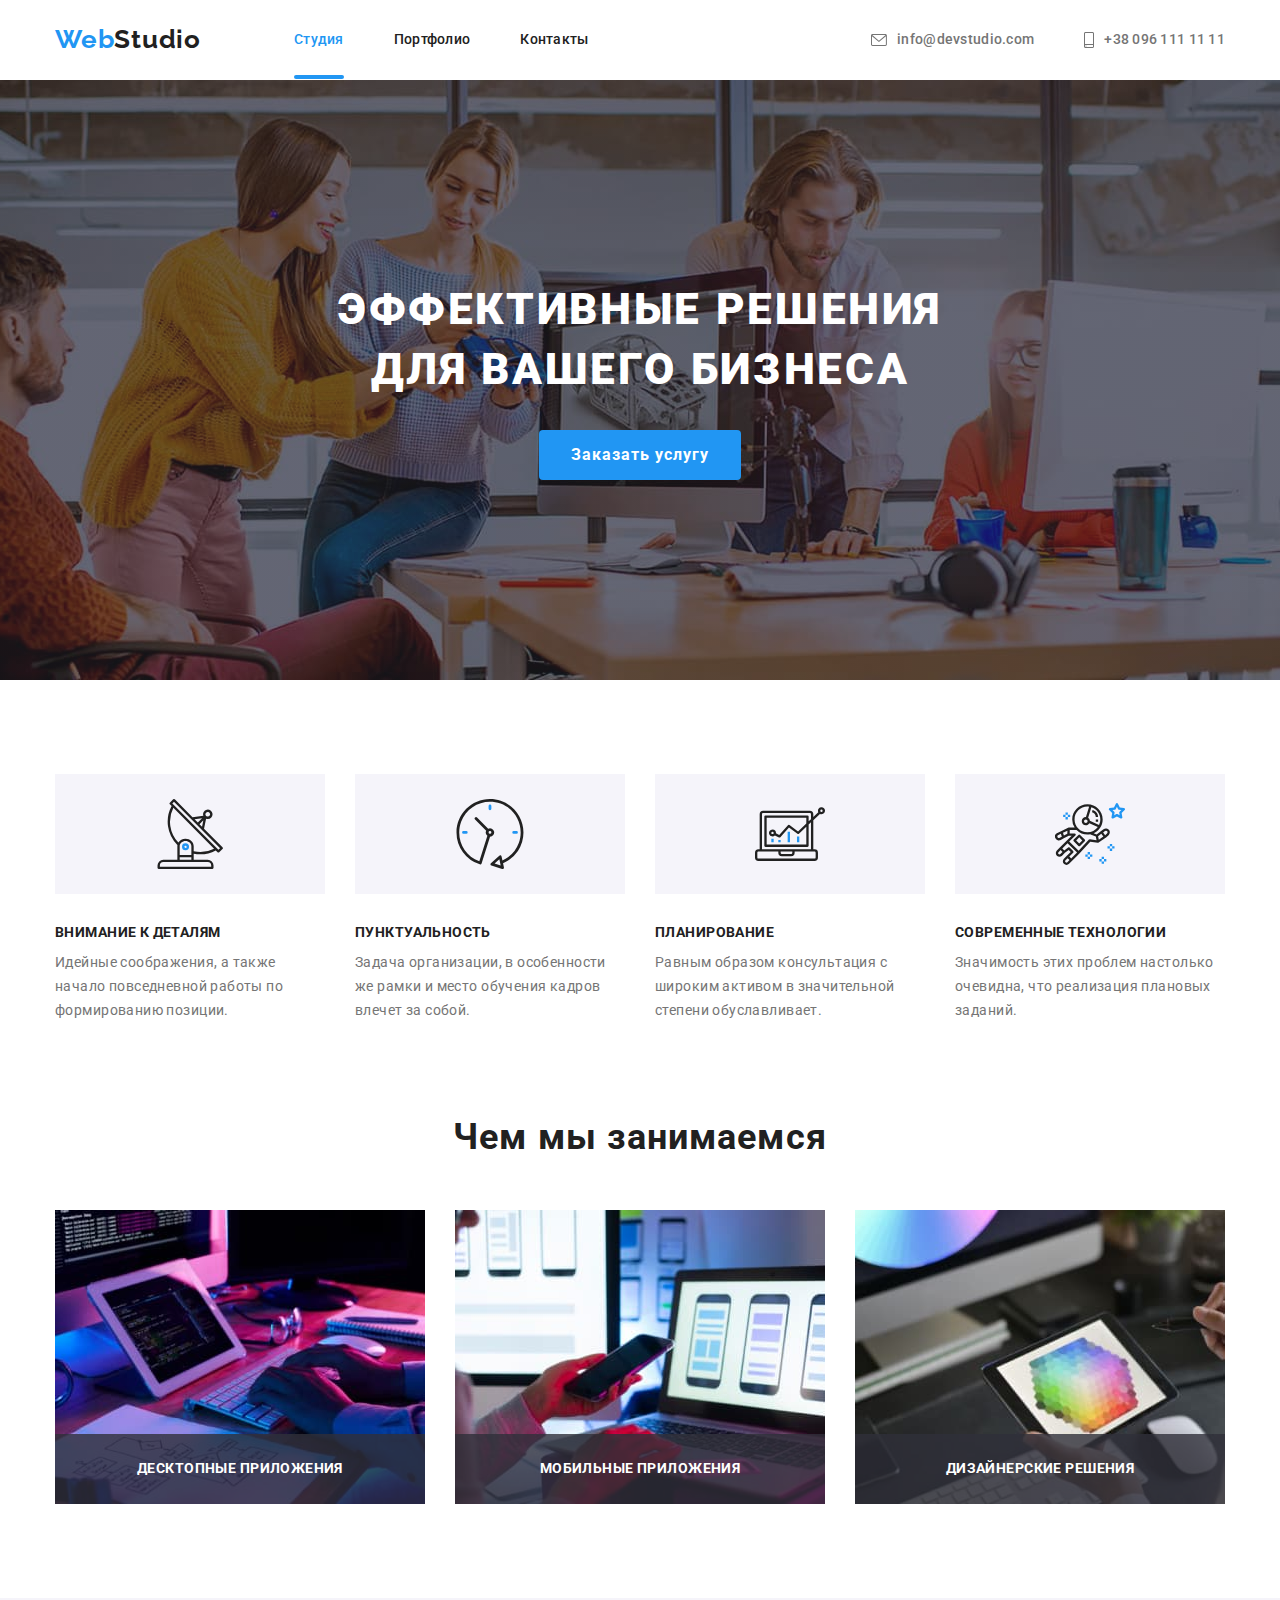
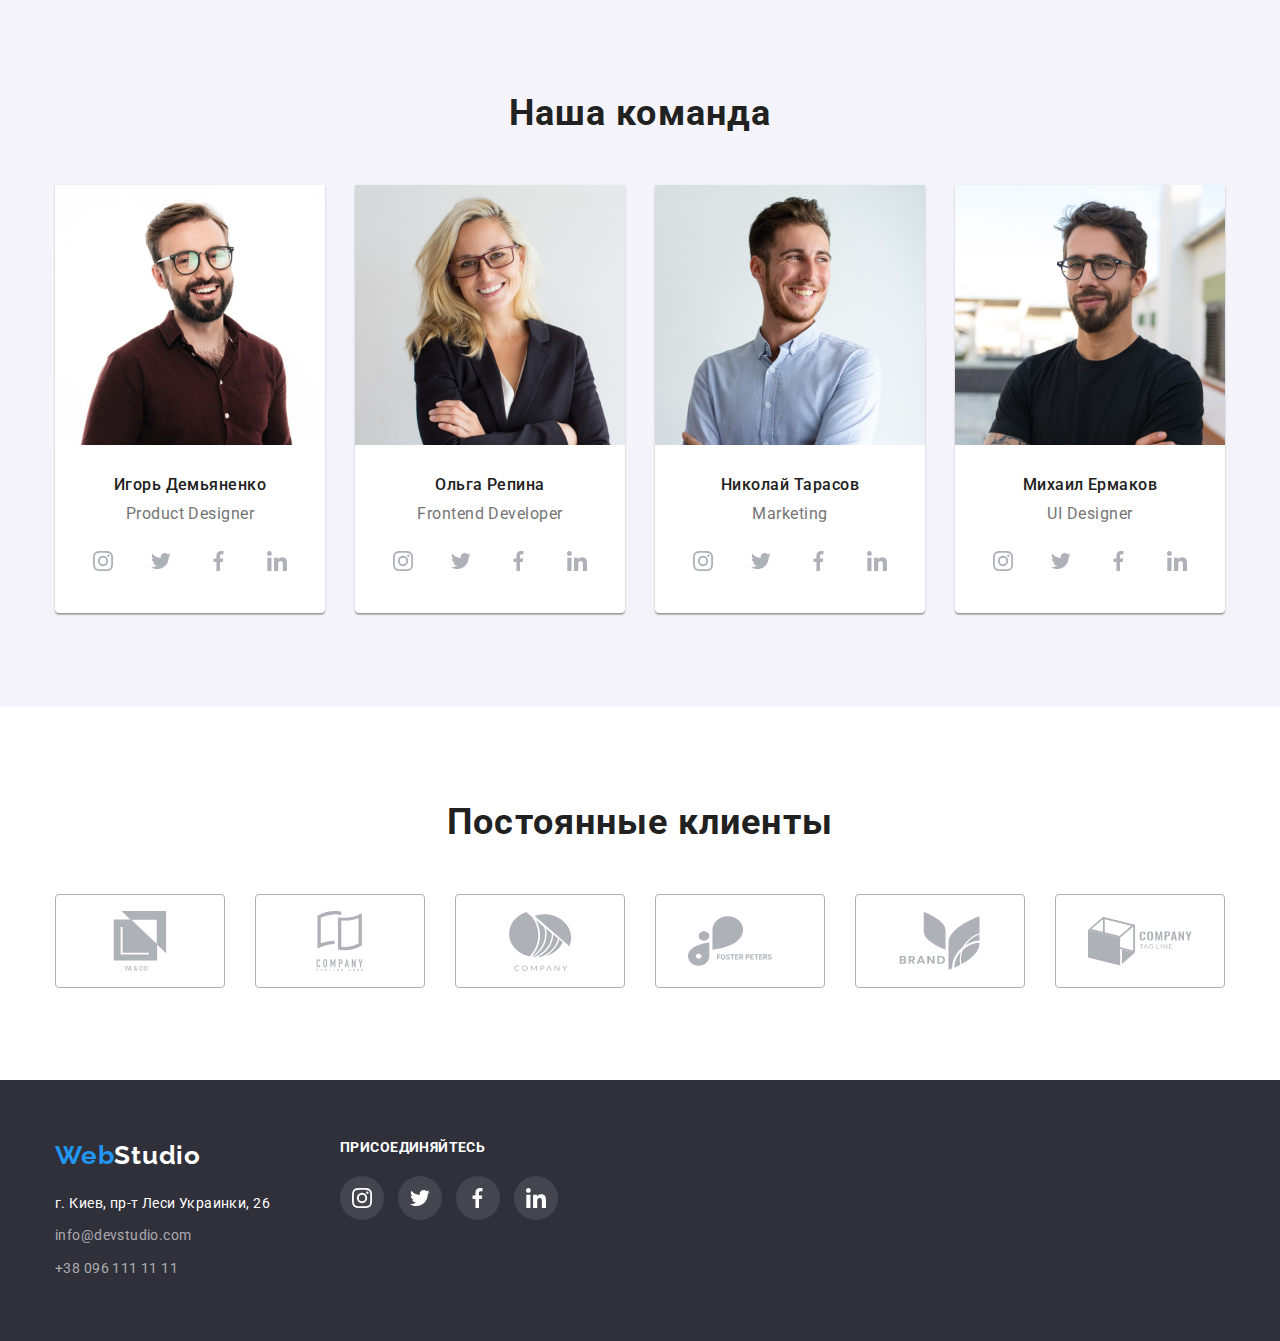
<file: index.html>
<!DOCTYPE html>
<html lang="ru">
<head>
    <meta charset="UTF-8">
    <meta http-equiv="X-UA-Compatible" content="IE=edge">
    <meta name="viewport" content="width=device-width, initial-scale=1.0">
    <title>WebStudio</title>
    <link rel="preconnect" href="https://fonts.googleapis.com">
    <link rel="preconnect" href="https://fonts.gstatic.com" crossorigin>
    <link href="https://fonts.googleapis.com/css2?family=Raleway:wght@700&family=Roboto:wght@400;500;700;900&display=swap" rel="stylesheet"/>
    <link rel="stylesheet" href="https://cdnjs.cloudflare.com/ajax/libs/modern-normalize/1.1.0/modern-normalize.min.css">
    <link rel="stylesheet" href="./css/styles.css">
</head>
<body>
<header class="header">
        <div class="conteiner page-header">
            <a href="index.html" class="logo"><span class="web">Web</span>Studio</a>
        <nav>
            <ul class="site-nav">
                <li class="item"><a href="./index.html" class="link current">Студия</a></li>
                <li class="item"><a href="./portfolio.html" class="link">Портфолио</a></li>
                <li class="item"><a href="/" class="link">Контакты</a></li>
            </ul>
        </nav>
            <ul class="contacts">
                <li class="item">                    
                    <a href="mailto:info@devstudio.com" class="contacts-link">
                        <svg class="icon-mail" width="16" height="12">
                            <use href="./images/sprite.svg#icon-mail"></use>
                        </svg>
                        info@devstudio.com
                    </a>
                </li>
                <li class="item">
                    <a href="tel:+380961111111" class ="contacts-link">
                        <svg class="icon-mail" width="10" height="16">
                            <use href="./images/sprite.svg#icon-tel"></use>
                        </svg>
                        +38 096 111 11 11
                    </a>
                </li>
            </ul>
        </div>
        
</header>

<main>
    <section class="hero">
        <h1 class="hero-title">ЭФФЕКТИВНЫЕ РЕШЕНИЯ<br> ДЛЯ ВАШЕГО БИЗНЕСА</h1>
        <button type="button" class="hero-btn" data-modal-open>Заказать услугу</button>
        <div class="backdrop is-hidden" data-modal>
            <div class="modal">
                <button type="button" class="close-btn" data-modal-close>
                    <svg class="icon-modal" width="11" height="11">
                        <use href="./images/sprite.svg#icon-close"></use>
                    </svg> 
                </button>
            </div>
        </div>
    </section>
    <section class="advantage section">
        <div class="conteiner">
        <ul class="advantage-list" >
            <li class="advantage-item">
                <div class="advant">
                    <svg class="advantage-icon" width="70" height="70">
                        <use href="./images/sprite.svg#icon-sputnik"></use>
                    </svg>
                </div>
                <h3 class="advantage-title">ВНИМАНИЕ К ДЕТАЛЯМ</h3>
                <p class="advantage-text">Идейные соображения, а также начало повседневной работы по формированию позиции.</p>
            </li>
            <li class="advantage-item">
                <div class="advant">
                    <svg class="advantage-icon" width="70" height="70">
                        <use href="./images/sprite.svg#icon-clock"></use>
                    </svg>
                </div>
                <h3 class="advantage-title">ПУНКТУАЛЬНОСТЬ</h3>
                <p class="advantage-text">Задача организации, в особенности же рамки и место обучения кадров влечет за собой.</p>
            </li>
            <li class="advantage-item">
               <div class="advant">
                    <svg class="advantage-icon" width="70" height="70">
                        <use href="./images/sprite.svg#icon-diagram"></use>
                    </svg>
               </div>
                <h3 class="advantage-title">ПЛАНИРОВАНИЕ</h3>
                <p class="advantage-text">Равным образом консультация с широким активом в значительной степени обуславливает.</p>
            </li>
            <li class="advantage-item">
                <div class="advant">
                    <svg class="advantage-icon" width="70" height="70">
                        <use href="./images/sprite.svg#icon-astronaut"></use>
                    </svg>
                </div>
                <h3 class="advantage-title">СОВРЕМЕННЫЕ ТЕХНОЛОГИИ</h3>
                <p class="advantage-text">Значимость этих проблем настолько очевидна, что реализация плановых заданий.</p>
            </li>
        </ul>
        </div>
    </section>
    <section class="job section">
        <div class="conteiner">
            <h2 class="job-title">Чем мы занимаемся</h2>
        <ul class="job-list">
            <li class="job-item">
                <img src="./images/01.jpg" alt="Разработка сайта" width="370">
                <p class="job-text">Десктопные приложения</p>
            </li>
            <li class="job-item">
                <img src="./images/02.jpg" alt="Адаптивная верстка сайта" width="370">
                <p class="job-text">Мобильные приложения</p>
            </li>
            <li class="job-item">
                <img src="./images/03.jpg" alt="Разработка дизайна" width="370">
                <p class="job-text">Дизайнерские решения</p>
            </li>
        </ul>
        </div>
    </section>
    <section class="team section">
       <div class="conteiner">
            <h2 class="team-title">Наша команда</h2>
        <ul class="team-list">
            <li class="team-item">
                <img src="./images/1.jpg" alt="Игорь Демьяненко" width="270">
                <div class="teams">
                    <h3 class="team-subtitle">Игорь Демьяненко</h3>
                    <p lang="en" class="team-text">Product Designer</p>
                    <a href="https://www.instagram.com/" class="meseng">
                        <svg class="icon-meseng" width="20" height="20">
                            <use href="./images/sprite.svg#icon-instagram"></use>
                        </svg>
                    </a>
                    <a href="https://twitter.com/" class="meseng">
                        <svg class="icon-meseng" width="20" height="20">
                            <use href="./images/sprite.svg#icon-tvitter"></use>
                        </svg>
                    </a>
                    <a href="https://facebook.com/" class="meseng">
                        <svg class="icon-meseng" width="20" height="20">
                            <use href="./images/sprite.svg#icon-facebook"></use>
                        </svg>
                    </a>
                    <a href="https://www.linkedin.com/" class="meseng">
                        <svg class="icon-meseng" width="20" height="20">
                            <use href="./images/sprite.svg#icon-linkedin"></use>
                        </svg>
                    </a>
                </div>
            </li>
            <li class="team-item">
                <img src="./images/2.jpg" alt="Ольга Репина" width="270">
                <div class="teams">
                    <h3 class="team-subtitle">Ольга Репина</h3>
                    <p lang="en" class="team-text">Frontend Developer</p>
                    <a href="https://www.instagram.com/" class="meseng">
                        <svg class="icon-meseng" width="20" height="20">
                            <use href="./images/sprite.svg#icon-instagram"></use>
                        </svg>
                    </a>
                    <a href="https://twitter.com/" class="meseng">
                        <svg class="icon-meseng" width="20" height="20">
                            <use href="./images/sprite.svg#icon-tvitter"></use>
                        </svg>
                    </a>
                    <a href="https://facebook.com/" class="meseng">
                        <svg class="icon-meseng" width="20" height="20">
                            <use href="./images/sprite.svg#icon-facebook"></use>
                        </svg>
                    </a>
                    <a href="https://www.linkedin.com/" class="meseng">
                        <svg class="icon-meseng" width="20" height="20">
                            <use href="./images/sprite.svg#icon-linkedin"></use>
                        </svg>
                    </a>
                </div>
            </li>
            <li class="team-item">
                <img src="./images/3.jpg" alt="Николай Тарасов" width="270">
                <div class="teams">
                    <h3 class="team-subtitle">Николай Тарасов</h3>
                    <p lang="en" class="team-text">Marketing</p>
                    <a href="https://www.instagram.com/" class="meseng">
                        <svg class="icon-meseng" width="20" height="20">
                            <use href="./images/sprite.svg#icon-instagram"></use>
                        </svg>
                    </a>
                    <a href="https://twitter.com/" class="meseng">
                        <svg class="icon-meseng" width="20" height="20">
                            <use href="./images/sprite.svg#icon-tvitter"></use>
                        </svg>
                    </a>
                    <a href="https://facebook.com/" class="meseng">
                        <svg class="icon-meseng" width="20" height="20">
                            <use href="./images/sprite.svg#icon-facebook"></use>
                        </svg>
                    </a>
                    <a href="https://www.linkedin.com/" class="meseng">
                        <svg class="icon-meseng" width="20" height="20">
                            <use href="./images/sprite.svg#icon-linkedin"></use>
                        </svg>
                    </a>
                </div>
            </li>
            <li class="team-item">
                <img src="./images/4.jpg" alt="Михаил Ермаков" width="270">
                <div class="teams">
                    <h3 class="team-subtitle">Михаил Ермаков</h3>
                    <p lang="en" class="team-text">UI Designer</p>
                    <a href="https://www.instagram.com/" class="meseng">
                        <svg class="icon-meseng" width="20" height="20">
                            <use href="./images/sprite.svg#icon-instagram"></use>
                        </svg>
                    </a>
                    <a href="https://twitter.com/" class="meseng">
                        <svg class="icon-meseng" width="20" height="20">
                            <use href="./images/sprite.svg#icon-tvitter"></use>
                        </svg>
                    </a>
                    <a href="https://facebook.com/" class="meseng">
                        <svg class="icon-meseng" width="20" height="20">
                            <use href="./images/sprite.svg#icon-facebook"></use>
                        </svg>
                    </a>
                    <a href="https://www.linkedin.com/" class="meseng">
                        <svg class="icon-meseng" width="20" height="20">
                            <use href="./images/sprite.svg#icon-linkedin"></use>
                        </svg>
                    </a>
                </div>
            </li>
        </ul>
       </div>
    </section>
    <section class="clients section">
        <h2 class="clients-title">Постоянные клиенты</h2>
        <ul class="clients-list">
            <li class="clients-item">
                <a href="" class="clients-link">
                    <svg class="icon-clients" width="106" height="60">
                        <use href="./images/sprite.svg#icon-logo1"></use>
                    </svg>
                </a>
            </li>
            <li class="clients-item">
                <a href="" class="clients-link">
                    <svg class="icon-clients" width="106" height="60">
                        <use href="./images/sprite.svg#icon-logo2"></use>
                    </svg>
                </a>
            </li>
            <li class="clients-item">
                <a href="" class="clients-link">
                    <svg class="icon-clients" width="106" height="60">
                        <use href="./images/sprite.svg#icon-logo3"></use>
                    </svg>
                </a>
            </li>
            <li class="clients-item">
                <a href="" class="clients-link">
                    <svg class="icon-clients" width="106" height="60">
                        <use href="./images/sprite.svg#icon-logo4"></use>
                    </svg>
                </a>
            </li>
            <li class="clients-item">
                <a href="" class="clients-link">
                    <svg class="icon-clients" width="106" height="60">
                        <use href="./images/sprite.svg#icon-logo5"></use>
                    </svg>
                </a>
            </li>
            <li class="clients-item">
                <a href="" class="clients-link">
                    <svg class="icon-clients" width="106" height="60">
                        <use href="./images/sprite.svg#icon-logo6"></use>
                    </svg>
                </a>
            </li>
        </ul>
    </section>
</main>
<footer class="footer">
    <div class="conteiner footer-column">
         <div>
                <a href="index.html" class="footer-logo"><span class="web">Web</span>Studio</a>
            <address>
            <ul class="footer-nav">
                <li class="item"><a href="" class="footer-text">г. Киев, пр-т Леси Украинки, 26</a></li>
                <li class="item"><a href="mailto:info@devstudio.com" class="contacts-link">info@devstudio.com</a></li>
                <li class="item"><a href="tel:+380961111111" class="contacts-link">+38 096 111 11 11</a></li>      
            </ul>
            </address>
         </div>
        <div class="folov">
        <h3 class="folov-title">ПРИСОЕДИНЯЙТЕСЬ</h3>
        <ul class="folov-list">
            <li class="folov-item">
                <a href="https://www.instagram.com/" class="folov-link">
                    <svg class="icon-footer" width="20" height="20">
                        <use href="./images/sprite.svg#icon-instagram"></use>
                    </svg>
                </a>
            </li>
            <li class="folov-item">
                <a href="https://twitter.com/" class="folov-link">
                    <svg class="icon-footer" width="20" height="20">
                        <use href="./images/sprite.svg#icon-tvitter"></use>
                    </svg>
                </a>
            </li>
            <li class="folov-item">
                <a href="https://facebook.com/" class="folov-link">
                    <svg class="icon-footer" width="20" height="20">
                        <use href="./images/sprite.svg#icon-facebook"></use>
                    </svg>
                </a>
            </li>
            <li class="folov-item">
                <a href="https://www.linkedin.com/" class="folov-link">
                    <svg class="icon-footer" width="20" height="20">
                        <use href="./images/sprite.svg#icon-linkedin"></use>
                    </svg>
                </a>
            </li>
        </ul>
        </div>
    </div>
    
</footer>
    <script src="./js/modal.js"></script>
</body>
</html>
</file>
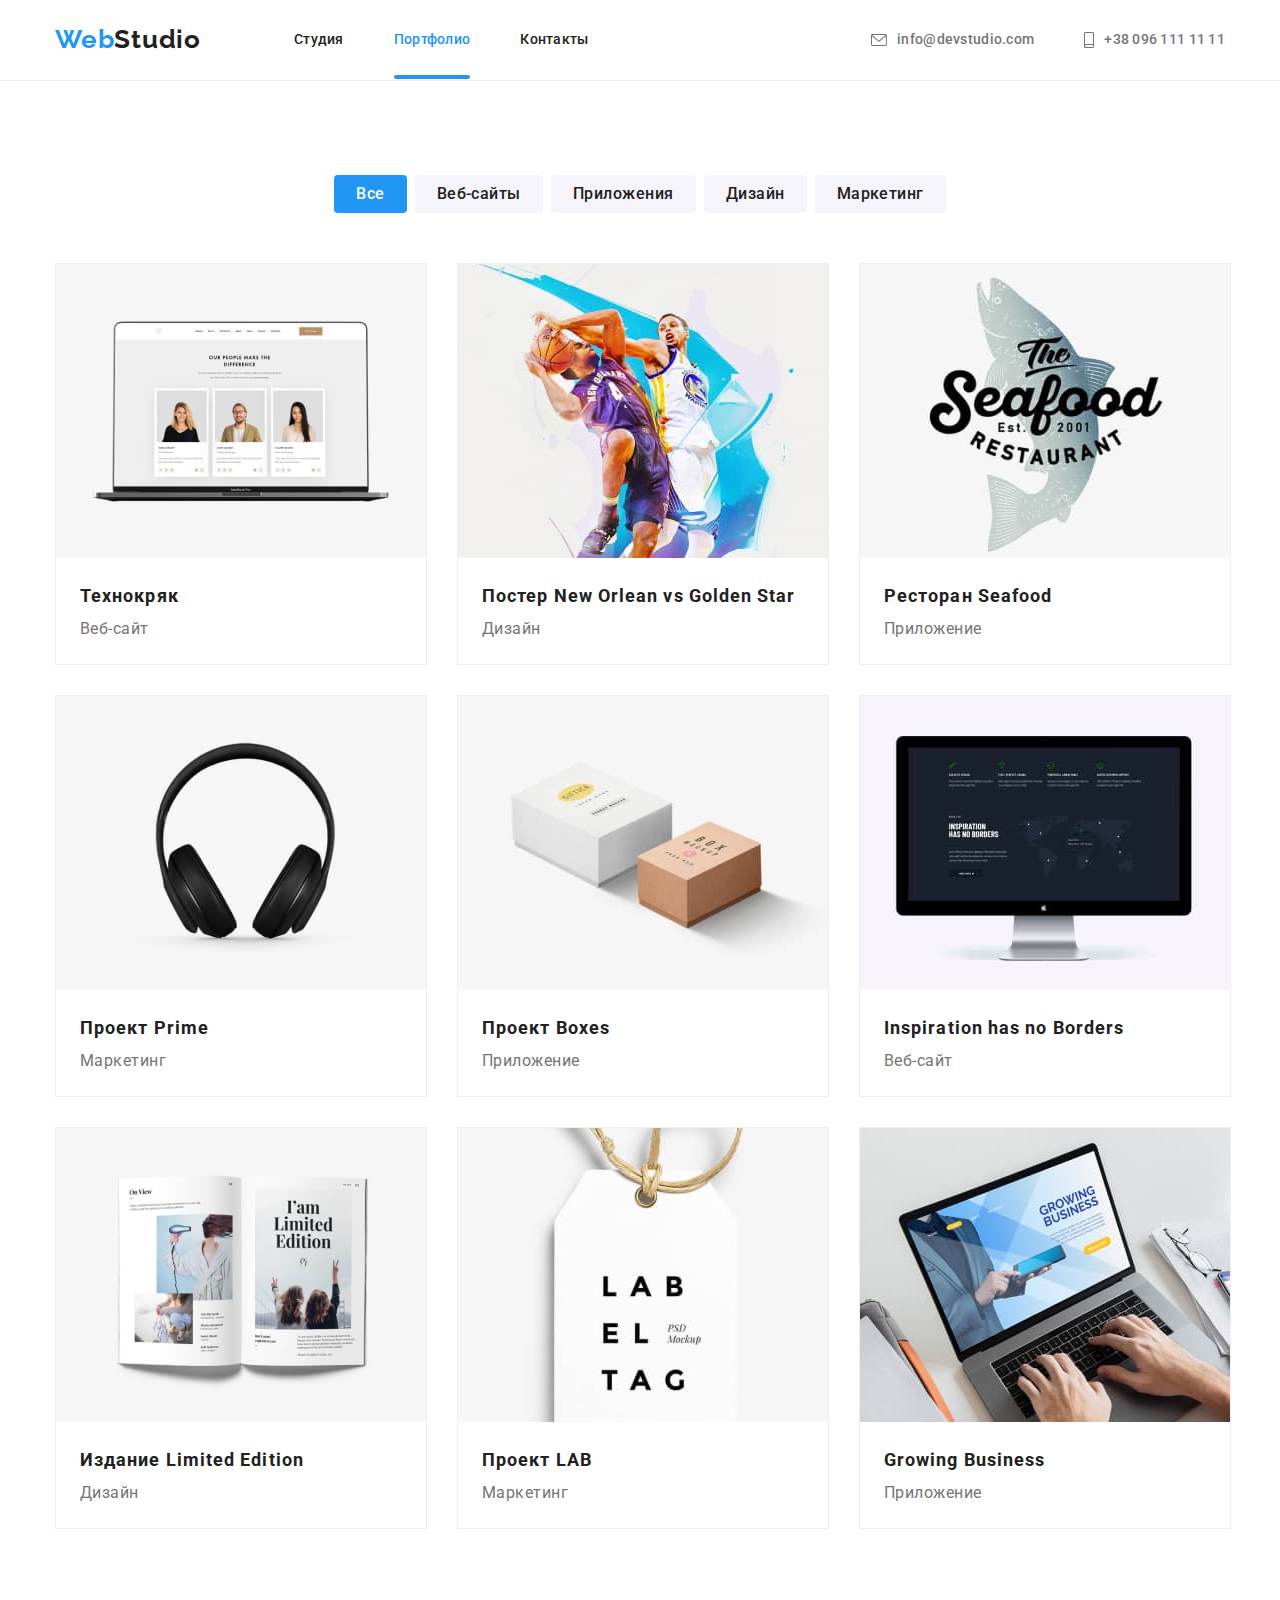
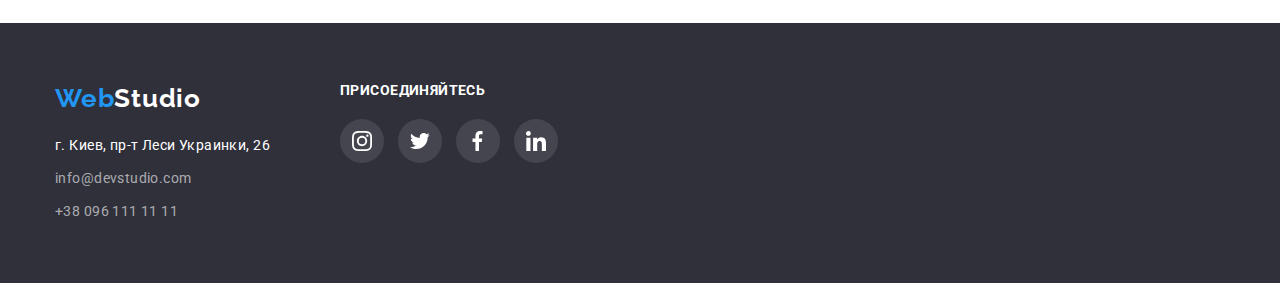
<file: portfolio.html>
<!DOCTYPE html>
<html lang="ru">
<head>
    <meta charset="UTF-8">
    <meta http-equiv="X-UA-Compatible" content="IE=edge">
    <meta name="viewport" content="width=device-width, initial-scale=1.0">
    <title>Портфолио</title>
    <link rel="preconnect" href="https://fonts.googleapis.com">
    <link rel="preconnect" href="https://fonts.gstatic.com" crossorigin>
    <link href="https://fonts.googleapis.com/css2?family=Raleway:wght@700&family=Roboto:wght@400;500;700;900&display=swap" rel="stylesheet">
    <link rel="stylesheet" href="https://cdnjs.cloudflare.com/ajax/libs/modern-normalize/1.1.0/modern-normalize.min.css">
    <link rel="stylesheet" href="./css/styles.css">
</head>
<body>
    


<header class="header line">
        <div class="conteiner page-header">
            <a href="index.html" class="logo"><span class="web">Web</span>Studio</a>
        <nav>
            <ul class="site-nav">
                <li class="item"><a href="./index.html" class="link">Студия</a></li>
                <li class="item"><a href="./portfolio.html" class="link current">Портфолио</a></li>
                <li class="item"><a href="/" class="link">Контакты</a></li>
            </ul>
        </nav>
            <ul class="contacts">
                <li class="item">                    
                    <a href="mailto:info@devstudio.com" class="contacts-link">
                        <svg class="icon-mail" width="16" height="12">
                            <use href="./images/sprite.svg#icon-mail"></use>
                        </svg>
                        info@devstudio.com
                    </a>
                </li>
                <li class="item">
                    <a href="tel:+380961111111" class ="contacts-link">
                        <svg class="icon-mail" width="10" height="16">
                            <use href="./images/sprite.svg#icon-tel"></use>
                        </svg>
                        +38 096 111 11 11
                    </a>
                </li>
            </ul>
        </div>
        
</header>
<main>
    <section class="portfolio section" >
        <div class="conteiner">
            <ul class="portfolio-filter">
            <li class="item"><button type="button" class="btn current">Все</button></li>
            <li class="item"><button type="button" class="btn">Веб-сайты</button></li>
            <li class="item"><button type="button" class="btn">Приложения</button></li>
            <li class="item"><button type="button" class="btn">Дизайн</button></li>
            <li class="item"><button type="button" class="btn">Маркетинг</button></li>
        </ul>
        <ul class="portfolio-choice" >
            <li class="item">
                <div class="choice-hover">
                    <img src="./images/pf1.jpg" alt="" width="370">                
                    <p class="choice-text-hover">Технокряк это современная площадка распространения коронавируса. Компании используют эту платформу для цифрового шпионажа и атак на защищённые сервера конкурентов.</p>
                </div>
                <div class="choich">
                    <h3 class="choice-title">Технокряк</h3>
                    <p class="choice-text">Веб-сайт</p>
                    
                </div>
            </li>
            <li class="item">
                <div class="choice-hover">
                    <img src="./images/pf2.jpg" alt="" width="370">
                    <p class="choice-text-hover">Технокряк это современная площадка распространения коронавируса. Компании используют эту платформу для цифрового шпионажа и атак на защищённые сервера конкурентов.</p>
                </div>
                <div class="choich">
                    <h3 class="choice-title">Постер <span lang="en">New Orlean vs Golden Star</span></h3>
                    <p class="choice-text">Дизайн</p>
                </div>
            </li>
            <li class="item">
                <div class="choice-hover">
                    <img src="./images/pf3.jpg" alt="" width="370">
                    <p class="choice-text-hover">Технокряк это современная площадка распространения коронавируса. Компании используют эту платформу для цифрового шпионажа и атак на защищённые сервера конкурентов.</p>
                </div>
                <div class="choich">
                    <h3 class="choice-title">Ресторан <sapn lang="en">Seafood</sapn></h3>
                    <p class="choice-text">Приложение</p>
                </div>
            </li>
            <li class="item">
                <div class="choice-hover">
                    <img src="./images/pf4.jpg" alt="" width="370">
                    <p class="choice-text-hover">Технокряк это современная площадка распространения коронавируса. Компании используют эту платформу для цифрового шпионажа и атак на защищённые сервера конкурентов.</p>
                </div>
                <div class="choich">
                    <h3 class="choice-title">Проект <span lang="en">Prime</span></h3>
                    <p class="choice-text">Маркетинг</p>
                </div>
            </li>
            <li class="item">
                <div class="choice-hover">
                    <img src="./images/pf5.jpg" alt="" width="370">
                    <p class="choice-text-hover">Технокряк это современная площадка распространения коронавируса. Компании используют эту платформу для цифрового шпионажа и атак на защищённые сервера конкурентов.</p>
                </div>
                <div class="choich">
                    <h3 class="choice-title">Проект <span lang="en">Boxes</span></h3>
                    <p class="choice-text">Приложение</p>
                </div>
            </li>
            <li class="item">
                <div class="choice-hover">
                    <img src="./images/pf6.jpg" alt="" width="370">
                    <p class="choice-text-hover">Технокряк это современная площадка распространения коронавируса. Компании используют эту платформу для цифрового шпионажа и атак на защищённые сервера конкурентов.</p>
                </div>
               <div class="choich">
                    <h3 class="choice-title" lang="en">Inspiration has no Borders</h3>
                    <p class="choice-text">Веб-сайт</p>
               </div>
            </li>
            <li class="item">
                <div class="choice-hover">
                    <img src="./images/pf7.jpg" alt="" width="370">
                    <p class="choice-text-hover">Технокряк это современная площадка распространения коронавируса. Компании используют эту платформу для цифрового шпионажа и атак на защищённые сервера конкурентов.</p>
                </div>
                <div class="choich">
                    <h3 class="choice-title">Издание <span lang="en">Limited Edition</span></h3>
                    <p class="choice-text">Дизайн</p>
                </div>
            </li>
            <li class="item">
                <div class="choice-hover">
                    <img src="./images/pf8.jpg" alt="" width="370">
                    <p class="choice-text-hover">Технокряк это современная площадка распространения коронавируса. Компании используют эту платформу для цифрового шпионажа и атак на защищённые сервера конкурентов.</p>
                </div>
                <div class="choich">
                    <h3 class="choice-title">Проект <span lang="en">LAB</span></h3>
                    <p class="choice-text">Маркетинг</p>
                </div>
            </li>
            <li class="item">
                <div class="choice-hover">
                    <img src="./images/pf9.jpg" alt="" width="370">
                    <p class="choice-text-hover">Технокряк это современная площадка распространения коронавируса. Компании используют эту платформу для цифрового шпионажа и атак на защищённые сервера конкурентов.</p>
                </div>
                <div class="choich">
                    <h3 class="choice-title" lang="en">Growing Business</h3>
                    <p class="choice-text">Приложение</p>
                </div>
            </li>
        </ul>
        </div>
    </section>
</main>
<footer class="footer">
   <div class="conteiner footer-column">
         <div>
                <a href="index.html" class="footer-logo"><span class="web">Web</span>Studio</a>
            <address>
            <ul class="footer-nav">
                <li class="item"><a href="" class="footer-text">г. Киев, пр-т Леси Украинки, 26</a></li>
                <li class="item"><a href="mailto:info@devstudio.com" class="contacts-link">info@devstudio.com</a></li>
                <li class="item"><a href="tel:+380961111111" class="contacts-link">+38 096 111 11 11</a></li>      
            </ul>
            </address>
         </div>
        <div class="folov">
        <h3 class="folov-title">ПРИСОЕДИНЯЙТЕСЬ</h3>
        <ul class="folov-list">
            <li class="folov-item">
                <a href="https://www.instagram.com/" class="folov-link">
                    <svg class="icon-footer" width="20" height="20">
                        <use href="./images/sprite.svg#icon-instagram"></use>
                    </svg>
                </a>
            </li>
            <li class="folov-item">
                <a href="https://twitter.com/" class="folov-link">
                    <svg class="icon-footer" width="20" height="20">
                        <use href="./images/sprite.svg#icon-tvitter"></use>
                    </svg>
                </a>
            </li>
            <li class="folov-item">
                <a href="https://facebook.com/" class="folov-link">
                    <svg class="icon-footer" width="20" height="20">
                        <use href="./images/sprite.svg#icon-facebook"></use>
                    </svg>
                </a>
            </li>
            <li class="folov-item">
                <a href="https://www.linkedin.com/" class="folov-link">
                    <svg class="icon-footer" width="20" height="20">
                        <use href="./images/sprite.svg#icon-linkedin"></use>
                    </svg>
                </a>
            </li>
        </ul>
        </div>
    </div>
</footer>
</body>
</html>
</file>
<file: css/styles.css>
:root {
/* главний цвет фона */
    --main-color-bg: #ffffff;
/* главний цвет текста */
    --main-color-text: #757575;
/* фон подвала */
    --bg-color-foot:#2F303A; 
/* вторичний цвет текста */
    --secondary-color-text:#212121;
/* вторичний цвет фона */
    --secondary-color-bg: #F5F4FA;
/* еффект наведения */
    --color-accent: #2196F3;
/* цвет текста футер*/
    --color-adress: rgba(255, 255, 255, 0.6);
    --color-meseng: #AFB1B8;

}
body {
  background-color: var(--main-color-bg);
  color: var(--main-color-text);
  font-family: 'Roboto', sans-serif;
}
ul {
    list-style: none;
    margin-top: 0;
}

h1,h2,h3,h4,h5,h6,p,ul {
    margin: 0;
    padding: 0;
}
img {
      display: block;
  }



.conteiner{
    width: 1200px;
    margin: 0 auto;
    padding: 0 15px;
}

.section {
    padding-top: 94px;
    padding-bottom: 94px;
}

/*Шапка

*/
.line {
    border-bottom: 1px solid #ECECEC;
    
}
.header {
    padding-top: 24px;
    padding-bottom: 25px;
}

.page-header {
    display: flex;
    align-items: center;
}

.logo {
    
    
    color: var(--secondary-color-text);
    font-family: 'Raleway', sans-serif;
    font-weight: 700;
    font-size: 26px;
    line-height: 1.2;
    letter-spacing: 0.03em;
    text-decoration: none;

}
.web {
    color: var(--color-accent);
}


.site-nav {
    display: flex;
    margin-left: 93px;
    
}
.site-nav .item + .item {
    margin-left: 50px;
}
.site-nav .link {  
    position: relative;

    padding: 32px 0;
    color: var(--secondary-color-text);
    font-weight: 500;
    font-size: 14px;
    line-height: 1.14;
    letter-spacing: 0.02em;
    text-decoration: none;

    transition: color 250ms cubic-bezier(0.4, 0, 0.2, 1);
}


.site-nav .link:hover,
.site-nav .link:focus {
    color: var(--color-accent);
}

.site-nav .link.current {
    color: var(--color-accent);
}
.site-nav .link.current::after {
    content: '';
    display: block;
    width: 100%;
    height: 4px;
    background: var(--color-accent);
    border-radius: 2px;

    position: absolute;
    left: 0;
    bottom: 0;
}

.contacts {
    display: flex;
    margin-left: auto;
    align-items: center;
    
}

.contacts-link {
    display: flex;
    align-items: center;    
    color: var(--main-color-text);
    
    transition: color 250ms cubic-bezier(0.4, 0, 0.2, 1);
}
.contacts-link:hover, 
.contacts-link:focus {
    color: var(--color-accent);
}

.icon-mail {
    margin-right: 10px;
    fill: currentColor;
}
.contacts .item + .item {
    margin-left: 50px;
}

.contacts .contacts-link {
    font-weight: 500;
    font-size: 14px;
    line-height: 1.14;
    letter-spacing: 0.02em;
    text-decoration: none;
}

/*main

*/
.hero {
    position: relative;

    text-align: center;
    padding-top: 200px;
    padding-bottom: 200px;
    max-width: 1600px;
    height: 600px;
    margin-left: auto;
    margin-right: auto;

    background-color: var(--bg-color-foot);
    background-image: linear-gradient(
         to right,
          rgba(47, 48, 58, 0.4),
          rgba(47, 48, 58, 0.4)
          ),
          url("../images/bg-hero.jpg");
    
    background-repeat: no-repeat;
    background-position: center; 
    background-size: cover;
}
.hero-title{
    padding-bottom: 30px;
    color: var(--main-color-bg);
    font-weight: 900;
    font-size: 44px;
    line-height: 1.36;
    text-align: center;
    letter-spacing: 0.06em;

}

.hero-btn {     
    padding: 10px 32px;

    font-family: 'Roboto', sans-serif;
    cursor: pointer;
    color: var(--main-color-bg);
    background-color: var(--color-accent);
    font-weight: 700;
    font-size: 16px;
    line-height: 1.87;
    text-align: center;
    letter-spacing: 0.06em;

    border-radius: 4px;
    border: none;
}
.backdrop {
    
    position: fixed;
    top: 0;
    left: 0;
    width: 100%;
    height: 100%;
    z-index: 1;

    background: rgba(0, 0, 0, 0.2);

    opacity: 1;
    
    transition: opacity 250ms cubic-bezier(0.4, 0, 0.2, 1),
    visibility 250ms cubic-bezier(0.4, 0, 0.2, 1);
}
.backdrop.is-hidden {
    opacity: 0;
    pointer-events: none;
    visibility: hidden;   

}
.backdrop.is-hidden .modal {
    transform: translate(-50%, -50%) scale(1.1);
}

.modal {
    position: absolute;
    top: 50%;
    left: 50%;
    

    width: 528px;
    height: 581px;
    padding: 15px;

    background-color: var(--main-color-bg);

    transform: translate(-50%, -50%) scale(1);
    transition: transform 250ms cubic-bezier(0.4, 0, 0.2, 1);
}

.close-btn {
    width: 30px;
    height: 30px;

    position: absolute;
    top: 8px;
    right: 8px;

    background-color: var(--main-color-bg);

    border-radius: 50%;
    border: 1px solid rgba(0, 0, 0, 0.1);
    cursor: pointer;
}


/*преимущества
                    
 */

 .advantage {
    padding-bottom: 0;
 }

 .advantage-list {
    display: flex;
    justify-content: space-between;
 }

 .advantage-item {  
    max-width: 270px; 
 }
.advant {
    display: flex;
    background: var(--secondary-color-bg);
    width: 270px;
    height: 120px;
    margin-bottom: 30px;
    justify-content: center;
    align-items: center;
}

 


.advantage-title {
    
    margin-bottom: 10px;
    color: var(--secondary-color-text);
    font-weight: 700;
    font-size: 14px;
    line-height: 1.2;
    letter-spacing: 0.03em;
}

.advantage-text {
    
    font-size: 14px;
    line-height: 1.7;
    letter-spacing: 0.03em;
}
/*зайнятость

 */
  
 .job-list {
     
     display: flex;
     justify-content: space-between;
 }
 .job-item {
    position: relative;
    max-width: 370px;
 }

.job-title{
    margin-bottom: 50px;
    color: var(--secondary-color-text);
    font-weight: 700;
    font-size: 36px;
    line-height: 1.2;
    text-align: center;
    letter-spacing: 0.03em;
}
.job-text {    
    position: absolute;
    left: 0;
    bottom: 0;

    

    display: flex;
    justify-content: center;
    align-items: center;
    
    width: 370px;
    height: 70px;   

    font-weight: 700;
    font-size: 14px;
    line-height: 1.14;
    letter-spacing: 0.03em;
    text-transform: uppercase;

    color: var(--main-color-bg);
    background-color: rgba(47, 48, 58, 0.8);

}

/*Команда

*/
.team {
    background-color: var(--secondary-color-bg);
    text-align: center;
}
.team-list {
    display: flex;
    justify-content: space-between;
}
.teams {
    padding-top: 30px;
    padding-bottom: 30px;
}

.team-title {
    margin-bottom: 50px;

    color: var(--secondary-color-text);
    font-weight: 700;
    font-size: 36px;
    line-height: 1.2;
    text-align: center;
    letter-spacing: 0.03em;
}
.team-item {
    background-color: var(--main-color-bg);
    box-shadow: 0px 1px 3px rgba(0, 0, 0, 0.12), 0px 1px 1px rgba(0, 0, 0, 0.14), 0px 2px 1px rgba(0, 0, 0, 0.2);
    border-radius: 0px 0px 4px 4px;

}

.team-subtitle {
    margin-bottom: 10px;
    color: var(--secondary-color-text);
    font-weight: 500;
    font-size: 16px;
    line-height: 1.2;
    letter-spacing: 0.03em;
}
.team-text {
    font-size: 16px;
    line-height: 1.2;
    letter-spacing: 0.03em;
}
.meseng {
    margin-top: 16px;
    width: 44px;
    height: 44px;
    display: inline-flex;
    justify-content: center;
    align-items: center;
    
    color: var(--color-meseng);
    border-radius: 50%;

    transition: color 250ms cubic-bezier(0.4, 0, 0.2, 1),
    background-color 250ms cubic-bezier(0.4, 0, 0.2, 1);
}
.meseng:hover,
.meseng:focus {
    background-color: var(--color-accent);
    border-radius: 50%;
    color: var(--main-color-bg);
}

.icon-meseng {
    fill: currentColor; 
}
.meseng + .meseng {
    margin-left: 10px;
}

/* Клиенты */
.clients-title {
    margin-bottom: 50px;
    color: var(--secondary-color-text);
    font-weight: 700;
    font-size: 36px;
    line-height: 1.2;
    text-align: center;
    letter-spacing: 0.03em;
}
.clients-list {    
    display: flex;
    justify-content: center;
    align-items: center;
}
.clients-item {
    width: 170px;
    height: 92px;
    
}
.clients-item + .clients-item {
    margin-left: 30px;
}
.clients-link {
    display: flex;
    justify-content: center;
    padding: 16px 32px;
    border: 1px solid var(--color-meseng);
    color: var(--color-meseng);
    border-radius: 4px;

    transition: border 250ms cubic-bezier(0.4, 0, 0.2, 1),
    color 250ms cubic-bezier(0.4, 0, 0.2, 1);
}
.clients-link:hover,
.clients-link:focus  {
    color: var(--color-accent);
    border: 1px solid var(--color-accent);
}
.icon-clients {
    fill: currentColor;
}


/* Портфолио

*/

/*Фильтр

*/
.portfolio {
    text-align: center;
}

.portfolio-filter {
    display: flex;
    justify-content: center;
}

.portfolio-filter .item + .item {
    margin-left: 8px;
}

.portfolio-filter .btn {
    font-family: 'Roboto', sans-serif;
    cursor: pointer;
    color: var(--secondary-color-text);
    background-color: var(--secondary-color-bg);
    font-weight: 500;
    font-size: 16px;
    line-height: 1.62;
    text-align: center;
    letter-spacing: 0.03em;
    
    padding: 6px 22px;
    border-radius: 4px;
    border: none; 
    
    transition: color 250ms cubic-bezier(0.4, 0, 0.2, 1),
    background-color 250ms cubic-bezier(0.4, 0, 0.2, 1),
    box-shadow 250ms cubic-bezier(0.4, 0, 0.2, 1);

    
}
.portfolio-filter .btn.current{
    color: var(--main-color-bg);
    background-color: var(--color-accent);
}

.portfolio-filter .btn:hover,
.portfolio-filter .btn:focus {
    box-shadow: 0px 3px 1px rgba(0, 0, 0, 0.1), 0px 1px 2px rgba(0, 0, 0, 0.08), 0px 2px 2px rgba(0, 0, 0, 0.12);
    color: var(--main-color-bg);
    background-color: var(--color-accent);
}

.portfolio-choice {    
    width: 1210px;
    padding-top: 50px;
    display: flex;
    flex-wrap: wrap;
    margin: -15px;
}
.portfolio-choice .item {
    position: relative;
    margin: 15px;
    border: 1px solid #EEEEEE;
    text-align: left;

    transition: box-shadow 250ms cubic-bezier(0.4, 0, 0.2, 1);
}
.portfolio-choice .item:hover {
    box-shadow: 0px 1px 1px rgba(0, 0, 0, 0.12), 0px 4px 4px rgba(0, 0, 0, 0.06), 1px 4px 6px rgba(0, 0, 0, 0.16);
}
.choich {
    padding: 20px 24px;    
}
.portfolio-choice .choice-title {
    color: var(--secondary-color-text);
    font-weight: 700;
    font-size: 18px;
    line-height: 2;
    letter-spacing: 0.06em;
}
.portfolio-choice .choice-text {
    font-size: 16px;
    line-height: 1.87;
    letter-spacing: 0.03em;
}

.choice-hover {
    position: relative;
    overflow: hidden;
    
}
.choice-text-hover {    
    position: absolute;
    top: 0;
    left: 0;
    transform: translateY(100%); 

    opacity: 0;
    pointer-events: none;

    display: flex;
    justify-content: center;
    align-items: center;
    
    padding: 0 24px;

    width: 100%;
    height: 100%;
    font-size: 18px;
    line-height: 1.56;
    letter-spacing: 0.03em;
    color: var(--main-color-bg);
    background: rgba(33, 150, 243, 0.9);    

    transition: opacity 250ms cubic-bezier(0.4, 0, 0.2, 1),
    transform 250ms cubic-bezier(0.4, 0, 0.2, 1);
}

 .portfolio-choice .item:hover .choice-text-hover {
    opacity: 1;
    transform: translateY(0%);
}
/*footer

*/
.footer {
    margin-left: auto;
    margin-right: auto; 

    padding-top: 60px;
    padding-bottom: 60px;
    background-color: var(--bg-color-foot);
}
.footer-column {
    display: flex;
    
    
}

.footer-logo {
    font-family: 'Raleway', sans-serif;
    color: var(--main-color-bg);
    font-weight: 700;
    font-size: 26px;
    line-height: 1.2;
    letter-spacing: 0.03em;
    text-decoration: none;
}

.footer-nav {
    margin-top: 20px;
}
.footer-nav .item + .item {
    margin-top: 9px;
}

.footer-nav .contacts-link {
    display: inline-block;

    color: var(--color-adress);
    font-size: 14px;
    line-height: 1.7;
    letter-spacing: 0.03em;
    text-decoration: none;
    font-style: normal;
} 



.footer-nav .footer-text {
    color: var(--main-color-bg);
    font-size: 14px;
    line-height: 1.7;
    letter-spacing: 0.03em; 
    font-style: normal;
    text-decoration: none;

    transition: color 250ms cubic-bezier(0.4, 0, 0.2, 1);
}
.footer-nav :hover,
.footer-nav :focus {
    color: var(--color-accent);
}
.folov {
    margin-left: 70px; 
    
}

.folov-title {
    
font-weight: 700;
font-size: 14px;
line-height: 1.14;
letter-spacing: 0.03em;
text-transform: uppercase;
color: var(--main-color-bg);
}
.folov-list {
    color: var(--main-color-bg);
}
.folov-item {
    margin-top: 20px;
    width: 44px;
    height: 44px;
    display: inline-flex;
    background: rgba(255, 255, 255, 0.1);
    border-radius: 50%;
     
}
.folov-link {
    color: var(--main-color-bg);
    padding: 12px;
    border-radius: 50%;

    transition: background-color 250ms cubic-bezier(0.4, 0, 0.2, 1);
}

.icon-footer {
   fill: currentColor; 
   
}

.folov-link:hover,
.folov-link:focus {
    background-color: var(--color-accent); 
    border-radius: 50%;
    
}

.folov-item + .folov-item {
    margin-left: 10px;
}
</file>
